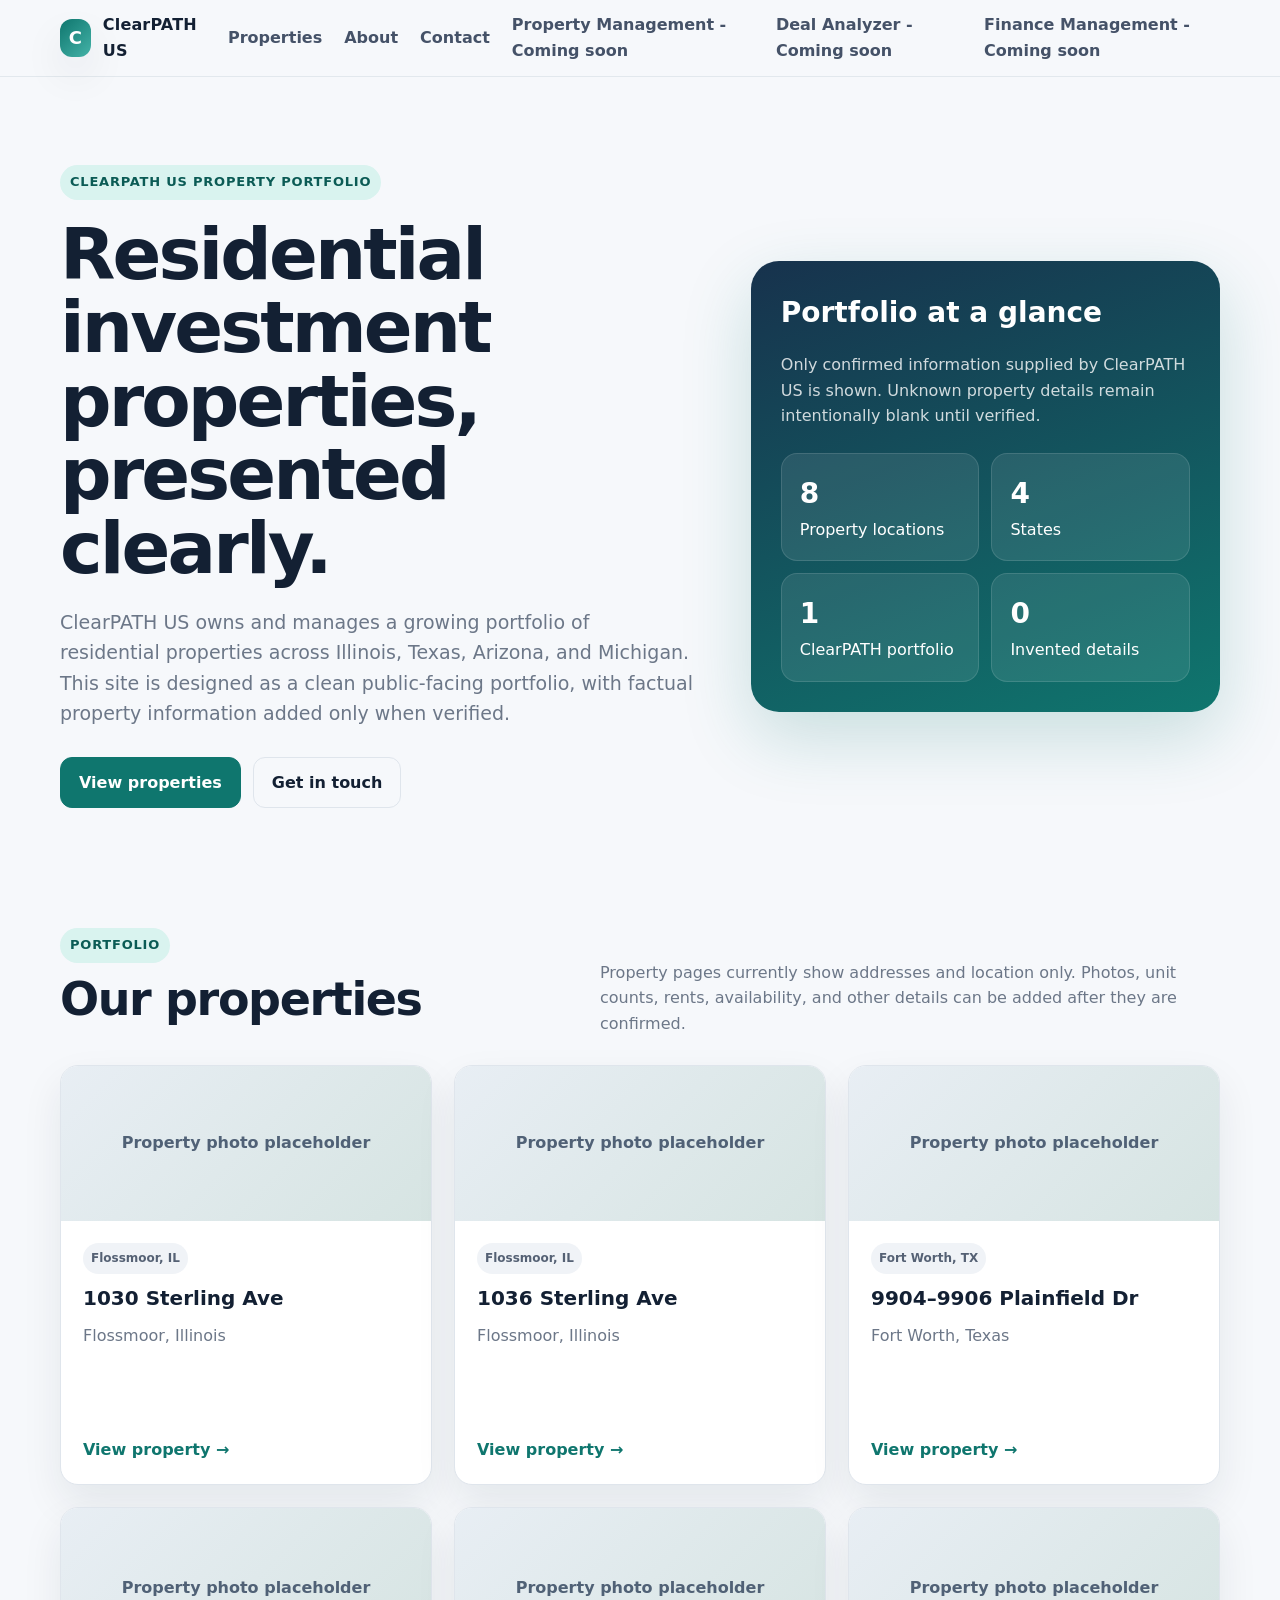
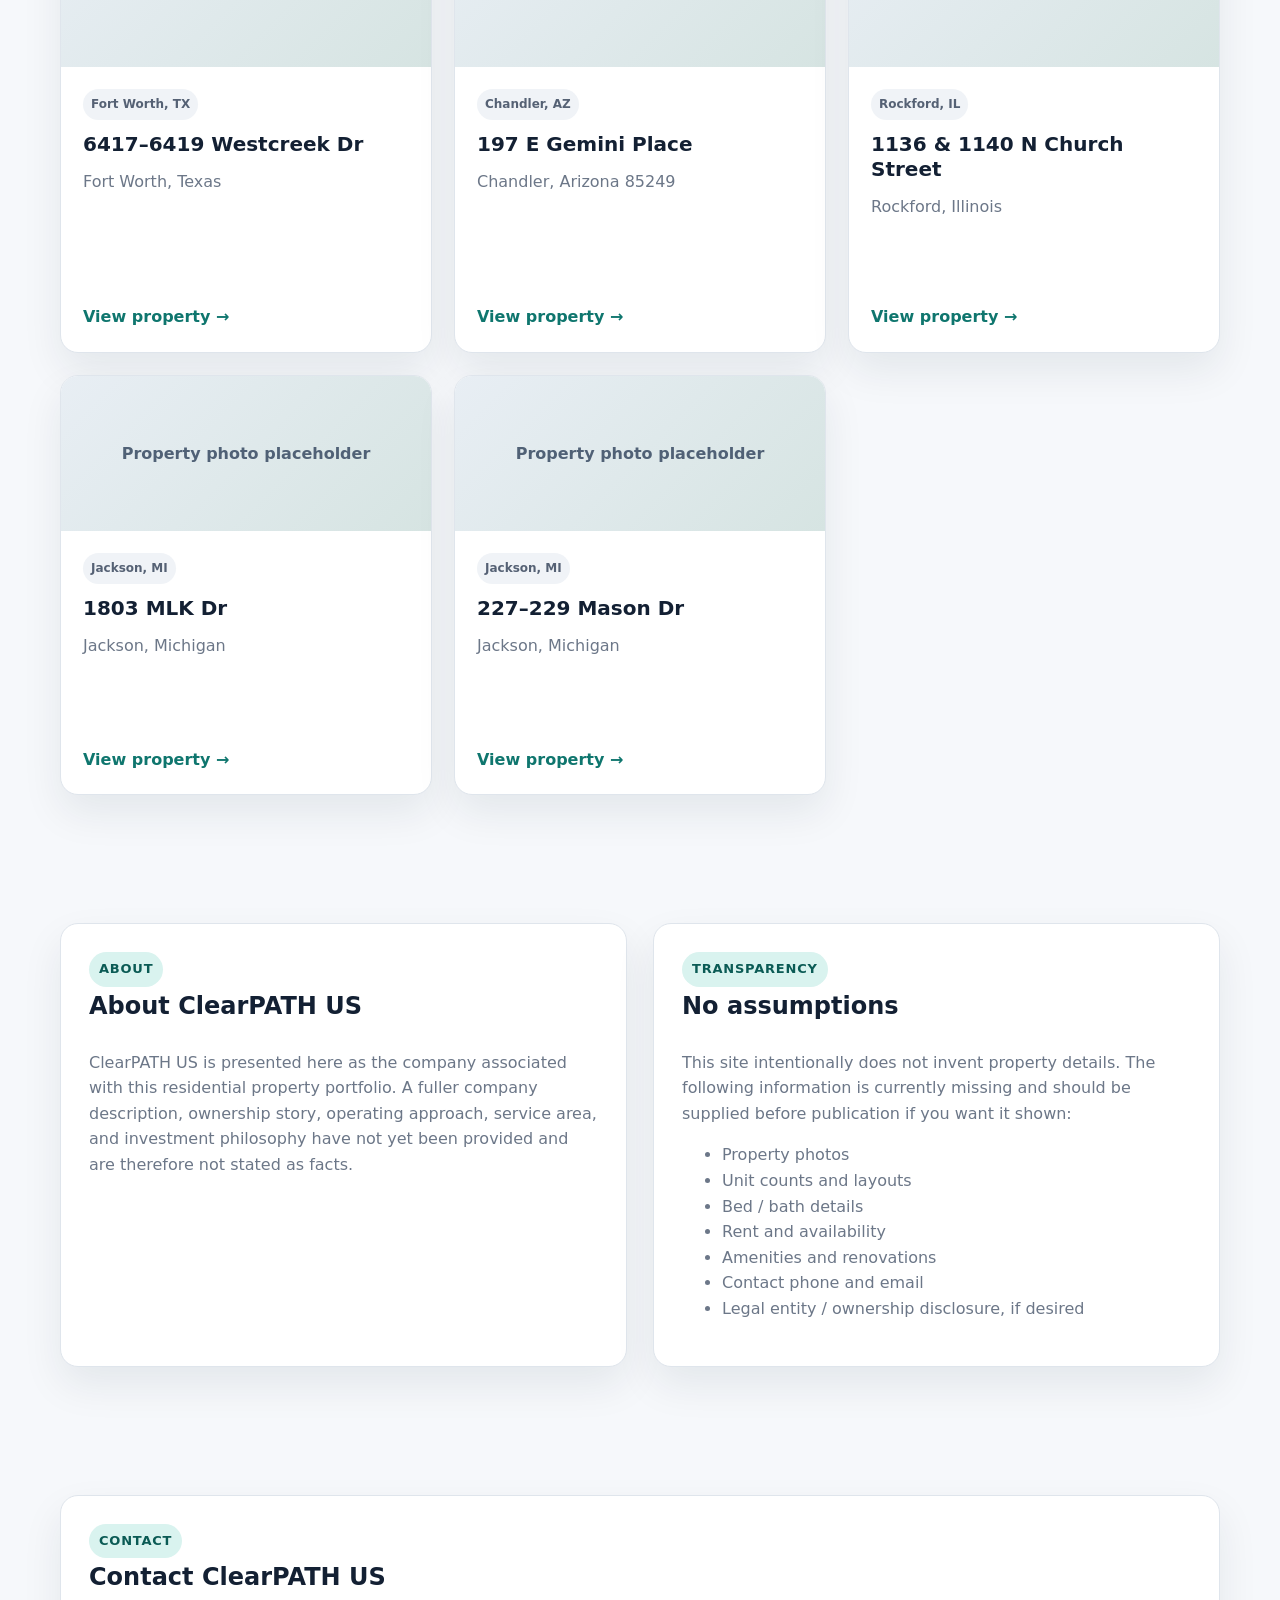
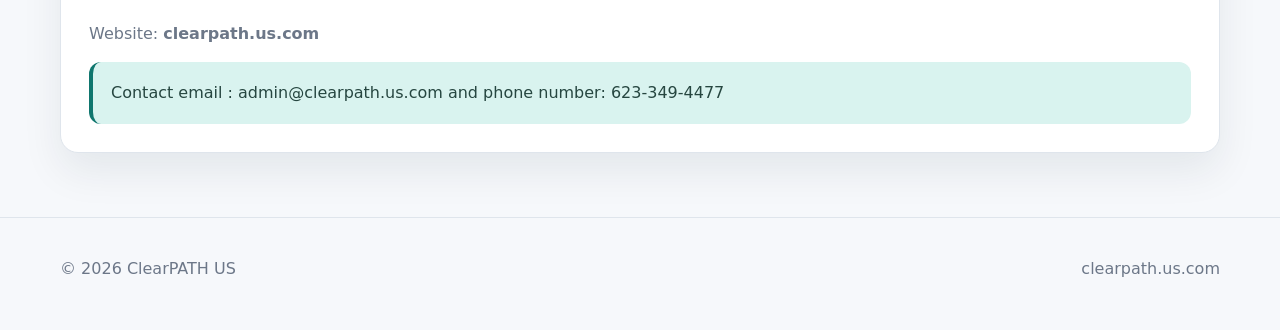
<file: index.html>
<!doctype html>
<html lang="en">
<head>
  <meta charset="utf-8">
  <meta name="viewport" content="width=device-width,initial-scale=1">
  <meta name="description" content="ClearPATH US property portfolio across Illinois, Texas, Arizona, and Michigan.">
  <title>ClearPATH US | Property Portfolio</title>
  <link rel="stylesheet" href="styles.css">
</head>
<body>
<header class="site-header">
  <div class="container nav">
    <a class="logo" href="index.html"><span class="logo-mark">C</span><span>ClearPATH US</span></a>
    <nav class="nav-links">
      <a href="#portfolio">Properties</a>
      <a href="#about">About</a>
      <a href="#contact">Contact</a>
      <a href="#contact">Property Management - Coming soon</a>
      <a href="#contact">Deal Analyzer - Coming soon</a>
      <a href="#contact">Finance Management - Coming soon</a>
    </nav>
  </div>
</header>
<main>
  <section class="hero">
    <div class="container hero-grid">
      <div>
        <span class="eyebrow">ClearPATH US Property Portfolio</span>
        <h1>Residential investment properties, presented clearly.</h1>
        <p>ClearPATH US owns and manages a growing portfolio of residential properties across Illinois, Texas, Arizona, and Michigan. This site is designed as a clean public-facing portfolio, with factual property information added only when verified.</p>
        <div class="hero-actions">
          <a class="btn" href="#portfolio">View properties</a>
          <a class="btn secondary" href="#contact">Get in touch</a>
        </div>
      </div>
      <aside class="hero-card">
        <h3>Portfolio at a glance</h3>
        <p>Only confirmed information supplied by ClearPATH US is shown. Unknown property details remain intentionally blank until verified.</p>
        <div class="stat-grid">
          <div class="stat"><strong>8</strong><span>Property locations</span></div>
          <div class="stat"><strong>4</strong><span>States</span></div>
          <div class="stat"><strong>1</strong><span>ClearPATH portfolio</span></div>
          <div class="stat"><strong>0</strong><span>Invented details</span></div>
        </div>
      </aside>
    </div>
  </section>

  <section id="portfolio">
    <div class="container">
      <div class="section-head">
        <div><span class="eyebrow">Portfolio</span><h2>Our properties</h2></div>
        <p>Property pages currently show addresses and location only. Photos, unit counts, rents, availability, and other details can be added after they are confirmed.</p>
      </div>
      <div class="property-grid">
        <article class="property-card"><div class="property-visual">Property photo placeholder</div><div class="body"><div class="tags"><span class="tag">Flossmoor, IL</span></div><h3>1030 Sterling Ave</h3><p>Flossmoor, Illinois</p><a class="card-link" href="properties/1030-sterling-ave.html">View property →</a></div></article>
        <article class="property-card"><div class="property-visual">Property photo placeholder</div><div class="body"><div class="tags"><span class="tag">Flossmoor, IL</span></div><h3>1036 Sterling Ave</h3><p>Flossmoor, Illinois</p><a class="card-link" href="properties/1036-sterling-ave.html">View property →</a></div></article>
        <article class="property-card"><div class="property-visual">Property photo placeholder</div><div class="body"><div class="tags"><span class="tag">Fort Worth, TX</span></div><h3>9904–9906 Plainfield Dr</h3><p>Fort Worth, Texas</p><a class="card-link" href="properties/9904-9906-plainfield-dr.html">View property →</a></div></article>
        <article class="property-card"><div class="property-visual">Property photo placeholder</div><div class="body"><div class="tags"><span class="tag">Fort Worth, TX</span></div><h3>6417–6419 Westcreek Dr</h3><p>Fort Worth, Texas</p><a class="card-link" href="properties/6417-6419-westcreek-dr.html">View property →</a></div></article>
        <article class="property-card"><div class="property-visual">Property photo placeholder</div><div class="body"><div class="tags"><span class="tag">Chandler, AZ</span></div><h3>197 E Gemini Place</h3><p>Chandler, Arizona 85249</p><a class="card-link" href="properties/197-e-gemini-place.html">View property →</a></div></article>
        <article class="property-card"><div class="property-visual">Property photo placeholder</div><div class="body"><div class="tags"><span class="tag">Rockford, IL</span></div><h3>1136 &amp; 1140 N Church Street</h3><p>Rockford, Illinois</p><a class="card-link" href="properties/1136-1140-n-church-st.html">View property →</a></div></article>
        <article class="property-card"><div class="property-visual">Property photo placeholder</div><div class="body"><div class="tags"><span class="tag">Jackson, MI</span></div><h3>1803 MLK Dr</h3><p>Jackson, Michigan</p><a class="card-link" href="properties/1803-mlk-dr.html">View property →</a></div></article>
        <article class="property-card"><div class="property-visual">Property photo placeholder</div><div class="body"><div class="tags"><span class="tag">Jackson, MI</span></div><h3>227–229 Mason Dr</h3><p>Jackson, Michigan</p><a class="card-link" href="properties/227-229-mason-dr.html">View property →</a></div></article>
      </div>
    </div>
  </section>

  <section id="about">
    <div class="container split">
      <div class="panel">
        <span class="eyebrow">About</span>
        <h3>About ClearPATH US</h3>
        <p>ClearPATH US is presented here as the company associated with this residential property portfolio. A fuller company description, ownership story, operating approach, service area, and investment philosophy have not yet been provided and are therefore not stated as facts.</p>
      </div>
      <div class="panel">
        <span class="eyebrow">Transparency</span>
        <h3>No assumptions</h3>
        <p>This site intentionally does not invent property details. The following information is currently missing and should be supplied before publication if you want it shown:</p>
        <ul>
          <li>Property photos</li><li>Unit counts and layouts</li><li>Bed / bath details</li><li>Rent and availability</li><li>Amenities and renovations</li><li>Contact phone and email</li><li>Legal entity / ownership disclosure, if desired</li>
        </ul>
      </div>
    </div>
  </section>

  <section id="contact">
    <div class="container">
      <div class="panel">
        <span class="eyebrow">Contact</span>
        <h3>Contact ClearPATH US</h3>
        <p>Website: <strong>clearpath.us.com</strong></p>
        <div class="notice">Contact email : admin@clearpath.us.com and phone number: 623-349-4477 </div>
      </div>
    </div>
  </section>
</main>
<footer class="footer"><div class="container footer-grid"><div>© <span data-year></span> ClearPATH US</div><div>clearpath.us.com</div></div></footer>
<script src="script.js"></script>
</body>
</html>
</file>
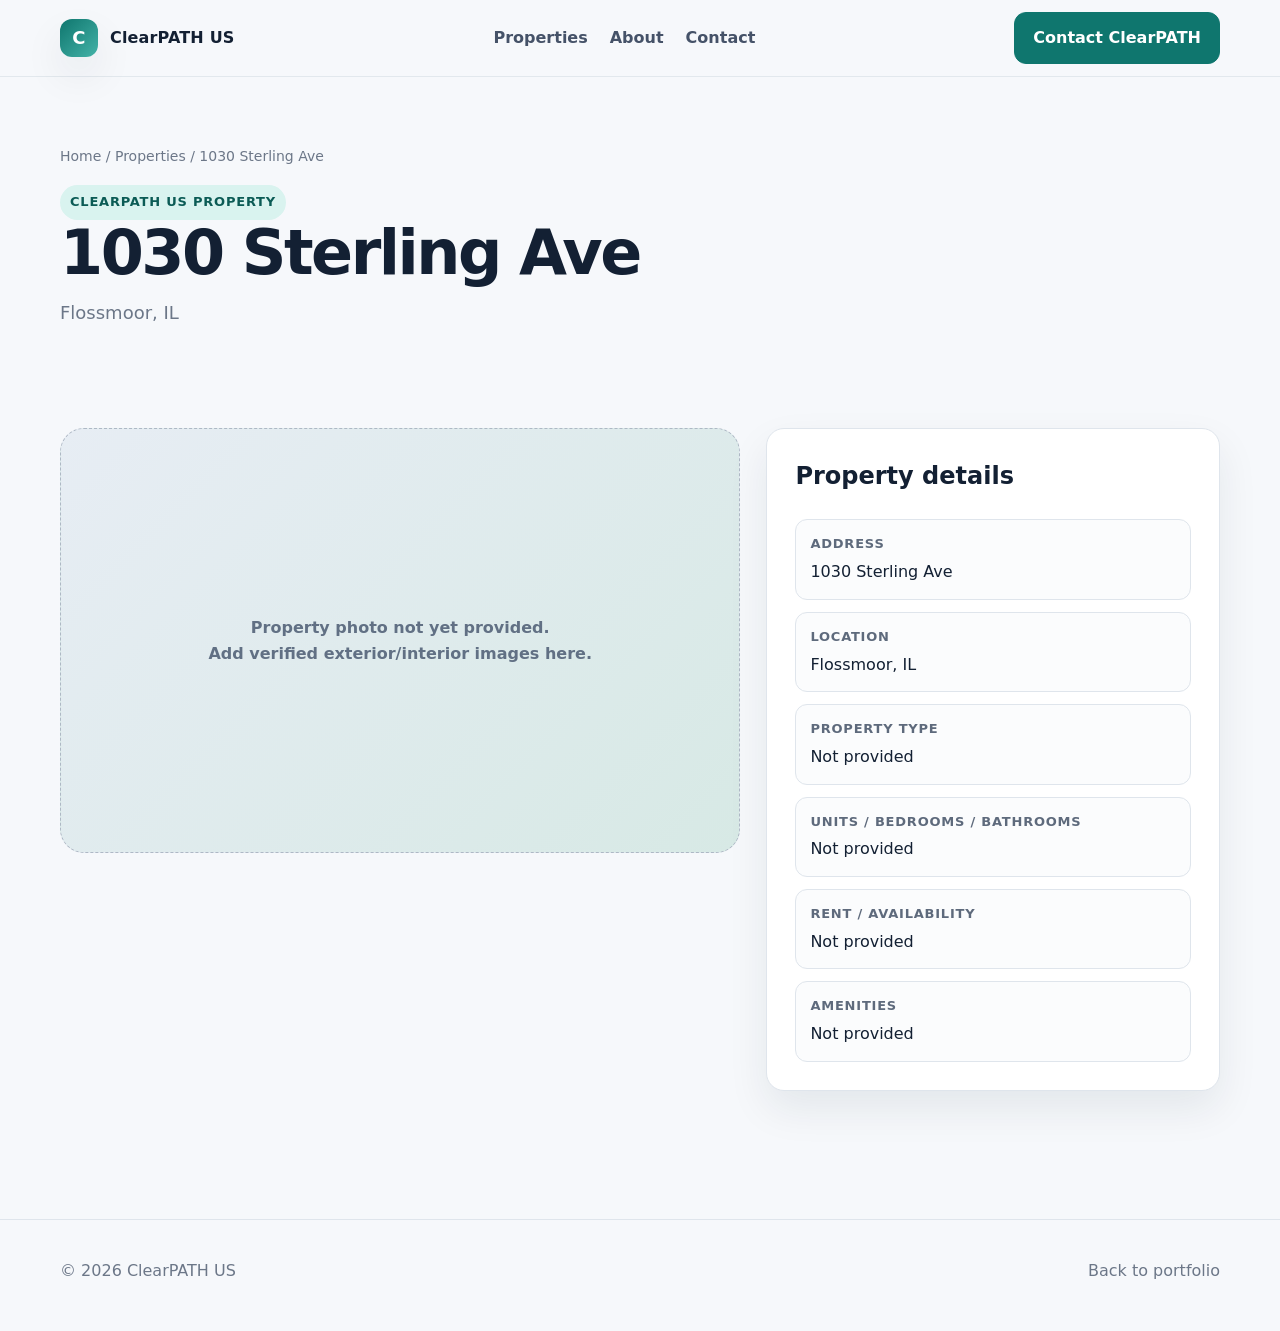
<file: properties/1030-sterling-ave.html>
<!doctype html>
<html lang="en">
<head>
  <meta charset="utf-8"><meta name="viewport" content="width=device-width,initial-scale=1">
  <meta name="description" content="1030 Sterling Ave, Flossmoor, IL — ClearPATH US property portfolio.">
  <title>1030 Sterling Ave | ClearPATH US</title>
  <link rel="stylesheet" href="../styles.css">
</head>
<body>
<header class="site-header"><div class="container nav"><a class="logo" href="../index.html"><span class="logo-mark">C</span><span>ClearPATH US</span></a><nav class="nav-links"><a href="../index.html#portfolio">Properties</a><a href="../index.html#about">About</a><a href="../index.html#contact">Contact</a></nav><a class="btn" href="../index.html#contact">Contact ClearPATH</a></div></header>
<main>
  <section class="property-hero"><div class="container"><div class="breadcrumb"><a href="../index.html">Home</a> / <a href="../index.html#portfolio">Properties</a> / 1030 Sterling Ave</div><span class="eyebrow">ClearPATH US Property</span><h1 class="property-title">1030 Sterling Ave</h1><div class="property-meta">Flossmoor, IL</div></div></section>
  <section><div class="container property-layout">
    <div class="placeholder-photo">Property photo not yet provided.<br>Add verified exterior/interior images here.</div>
    <aside class="panel"><h3>Property details</h3><div class="detail-list">
      <div class="detail"><strong>Address</strong>1030 Sterling Ave</div>
      <div class="detail"><strong>Location</strong>Flossmoor, IL</div>
      <div class="detail"><strong>Property type</strong>Not provided</div>
      <div class="detail"><strong>Units / bedrooms / bathrooms</strong>Not provided</div>
      <div class="detail"><strong>Rent / availability</strong>Not provided</div>
      <div class="detail"><strong>Amenities</strong>Not provided</div>
    </div></aside>
  </div></section>
</main>
<footer class="footer"><div class="container footer-grid"><div>© <span data-year></span> ClearPATH US</div><div><a href="../index.html">Back to portfolio</a></div></div></footer>
<script src="../script.js"></script>
</body></html>
</file>
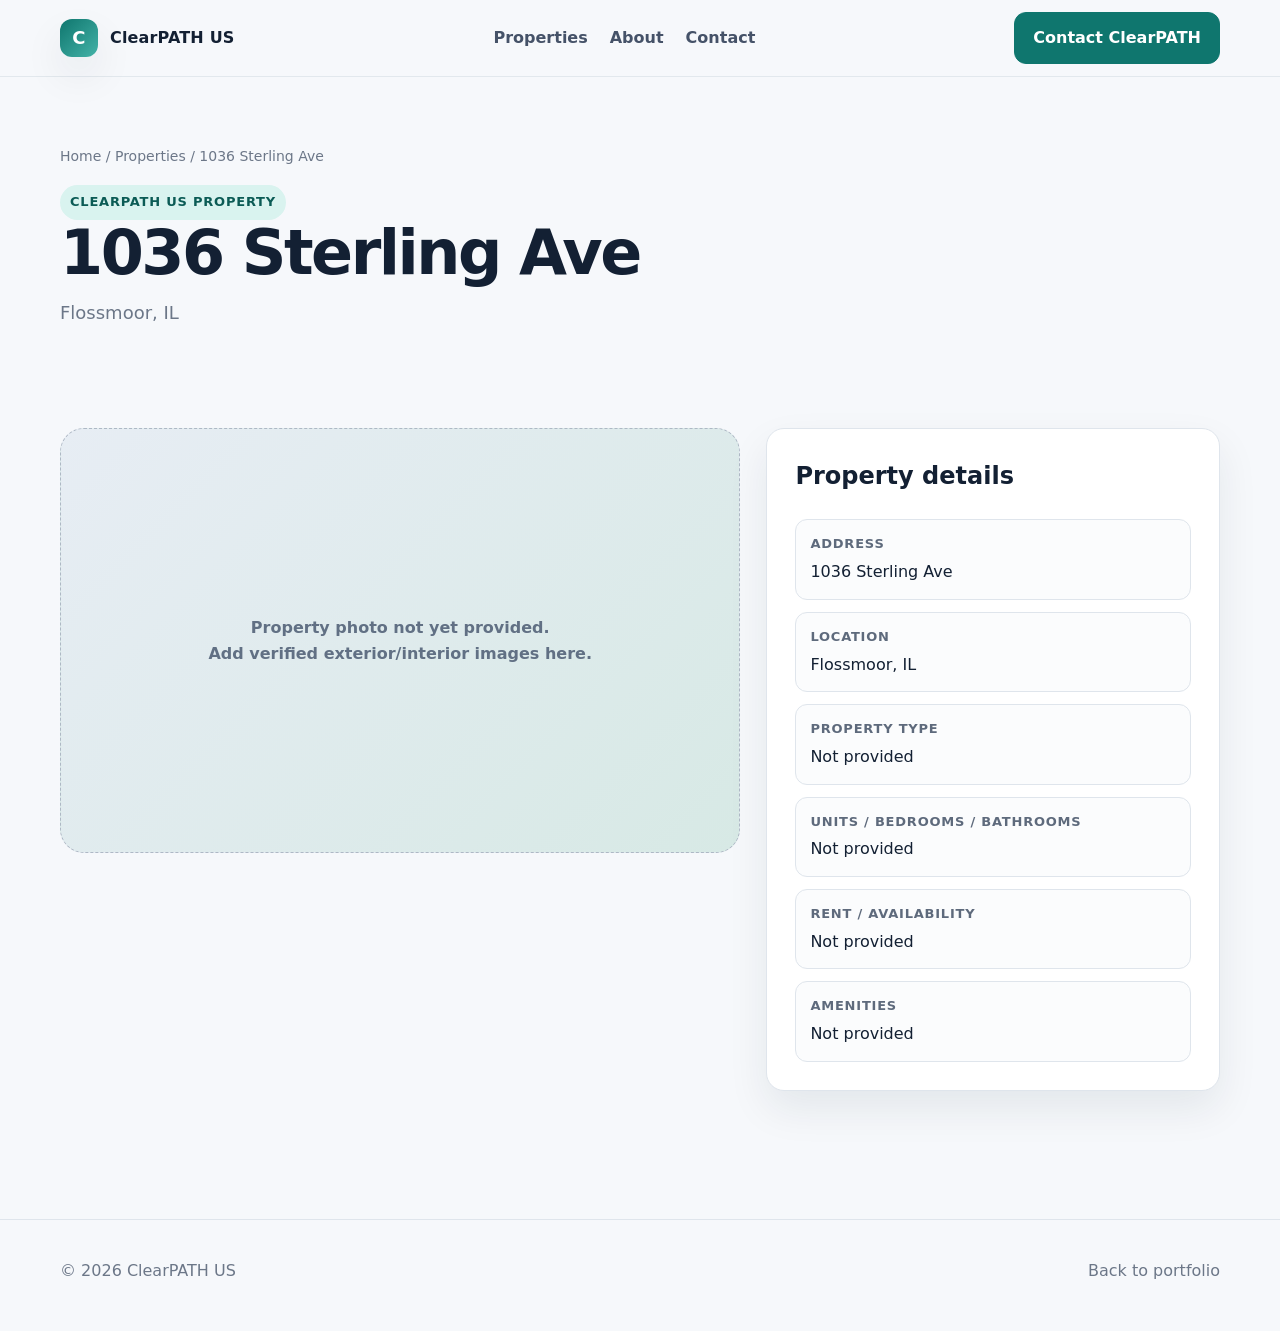
<file: properties/1036-sterling-ave.html>
<!doctype html>
<html lang="en">
<head>
  <meta charset="utf-8"><meta name="viewport" content="width=device-width,initial-scale=1">
  <meta name="description" content="1036 Sterling Ave, Flossmoor, IL — ClearPATH US property portfolio.">
  <title>1036 Sterling Ave | ClearPATH US</title>
  <link rel="stylesheet" href="../styles.css">
</head>
<body>
<header class="site-header"><div class="container nav"><a class="logo" href="../index.html"><span class="logo-mark">C</span><span>ClearPATH US</span></a><nav class="nav-links"><a href="../index.html#portfolio">Properties</a><a href="../index.html#about">About</a><a href="../index.html#contact">Contact</a></nav><a class="btn" href="../index.html#contact">Contact ClearPATH</a></div></header>
<main>
  <section class="property-hero"><div class="container"><div class="breadcrumb"><a href="../index.html">Home</a> / <a href="../index.html#portfolio">Properties</a> / 1036 Sterling Ave</div><span class="eyebrow">ClearPATH US Property</span><h1 class="property-title">1036 Sterling Ave</h1><div class="property-meta">Flossmoor, IL</div></div></section>
  <section><div class="container property-layout">
    <div class="placeholder-photo">Property photo not yet provided.<br>Add verified exterior/interior images here.</div>
    <aside class="panel"><h3>Property details</h3><div class="detail-list">
      <div class="detail"><strong>Address</strong>1036 Sterling Ave</div>
      <div class="detail"><strong>Location</strong>Flossmoor, IL</div>
      <div class="detail"><strong>Property type</strong>Not provided</div>
      <div class="detail"><strong>Units / bedrooms / bathrooms</strong>Not provided</div>
      <div class="detail"><strong>Rent / availability</strong>Not provided</div>
      <div class="detail"><strong>Amenities</strong>Not provided</div>
    </div></aside>
  </div></section>
</main>
<footer class="footer"><div class="container footer-grid"><div>© <span data-year></span> ClearPATH US</div><div><a href="../index.html">Back to portfolio</a></div></div></footer>
<script src="../script.js"></script>
</body></html>
</file>
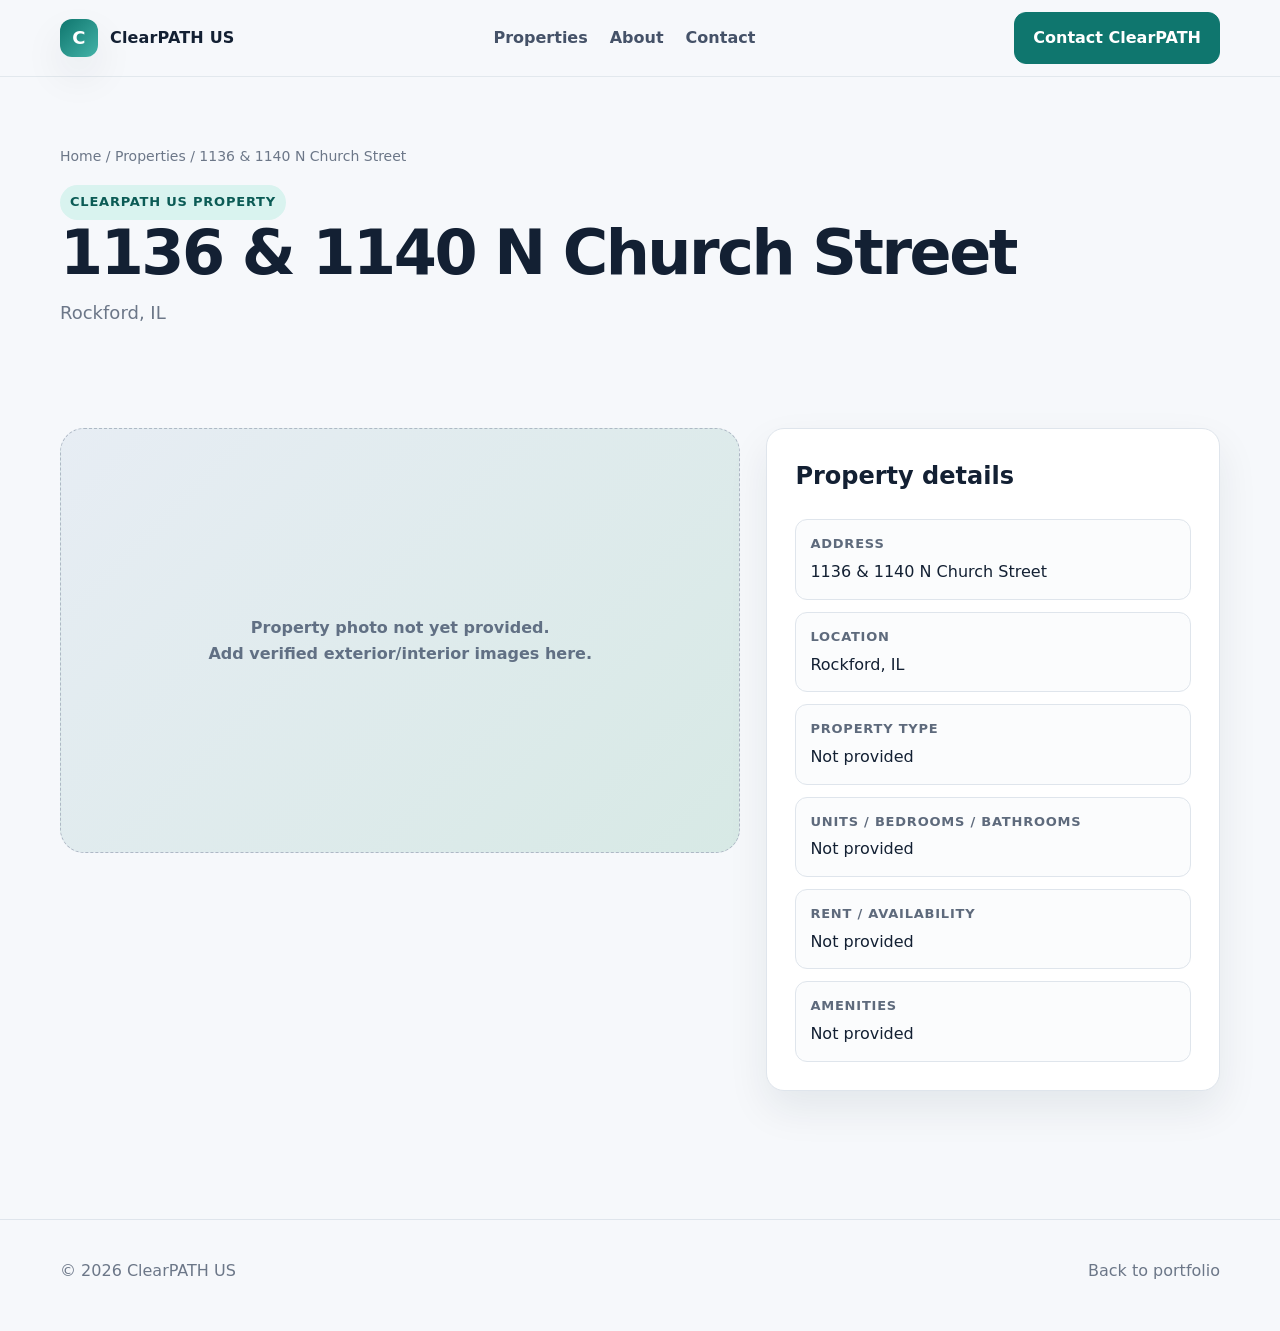
<file: properties/1136-1140-n-church-st.html>
<!doctype html>
<html lang="en">
<head>
  <meta charset="utf-8"><meta name="viewport" content="width=device-width,initial-scale=1">
  <meta name="description" content="1136 & 1140 N Church Street, Rockford, IL — ClearPATH US property portfolio.">
  <title>1136 & 1140 N Church Street | ClearPATH US</title>
  <link rel="stylesheet" href="../styles.css">
</head>
<body>
<header class="site-header"><div class="container nav"><a class="logo" href="../index.html"><span class="logo-mark">C</span><span>ClearPATH US</span></a><nav class="nav-links"><a href="../index.html#portfolio">Properties</a><a href="../index.html#about">About</a><a href="../index.html#contact">Contact</a></nav><a class="btn" href="../index.html#contact">Contact ClearPATH</a></div></header>
<main>
  <section class="property-hero"><div class="container"><div class="breadcrumb"><a href="../index.html">Home</a> / <a href="../index.html#portfolio">Properties</a> / 1136 & 1140 N Church Street</div><span class="eyebrow">ClearPATH US Property</span><h1 class="property-title">1136 & 1140 N Church Street</h1><div class="property-meta">Rockford, IL</div></div></section>
  <section><div class="container property-layout">
    <div class="placeholder-photo">Property photo not yet provided.<br>Add verified exterior/interior images here.</div>
    <aside class="panel"><h3>Property details</h3><div class="detail-list">
      <div class="detail"><strong>Address</strong>1136 & 1140 N Church Street</div>
      <div class="detail"><strong>Location</strong>Rockford, IL</div>
      <div class="detail"><strong>Property type</strong>Not provided</div>
      <div class="detail"><strong>Units / bedrooms / bathrooms</strong>Not provided</div>
      <div class="detail"><strong>Rent / availability</strong>Not provided</div>
      <div class="detail"><strong>Amenities</strong>Not provided</div>
    </div></aside>
  </div></section>
</main>
<footer class="footer"><div class="container footer-grid"><div>© <span data-year></span> ClearPATH US</div><div><a href="../index.html">Back to portfolio</a></div></div></footer>
<script src="../script.js"></script>
</body></html>
</file>
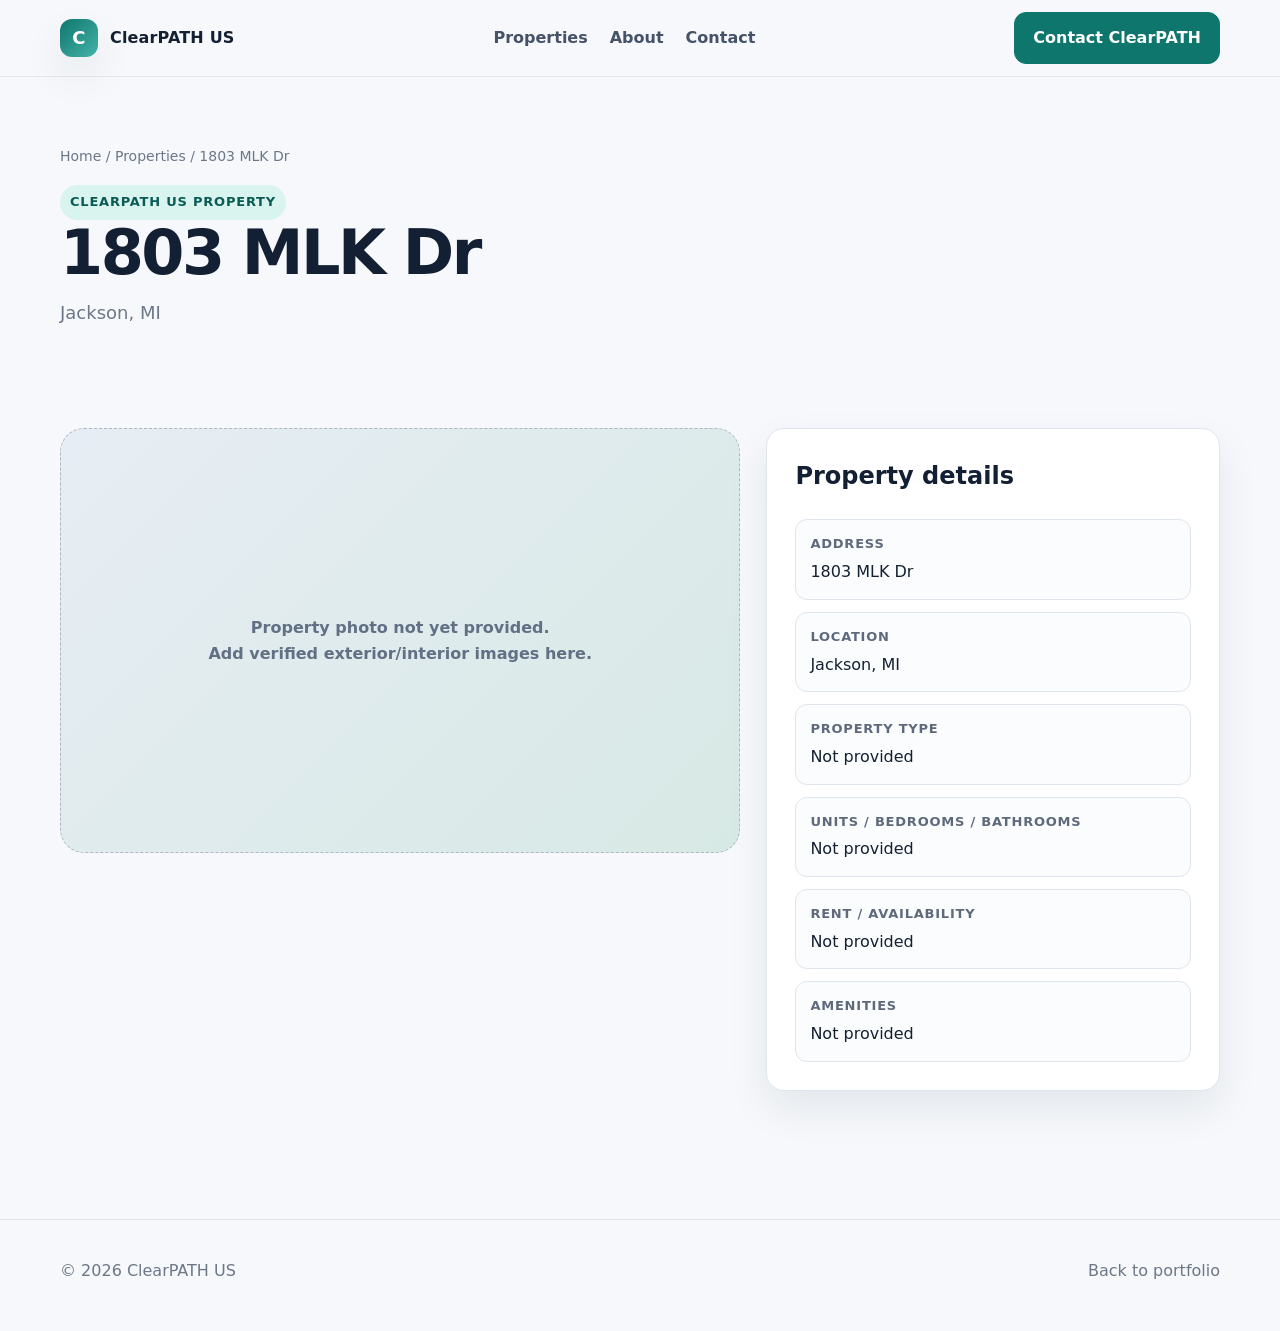
<file: properties/1803-mlk-dr.html>
<!doctype html>
<html lang="en">
<head>
  <meta charset="utf-8"><meta name="viewport" content="width=device-width,initial-scale=1">
  <meta name="description" content="1803 MLK Dr, Jackson, MI — ClearPATH US property portfolio.">
  <title>1803 MLK Dr | ClearPATH US</title>
  <link rel="stylesheet" href="../styles.css">
</head>
<body>
<header class="site-header"><div class="container nav"><a class="logo" href="../index.html"><span class="logo-mark">C</span><span>ClearPATH US</span></a><nav class="nav-links"><a href="../index.html#portfolio">Properties</a><a href="../index.html#about">About</a><a href="../index.html#contact">Contact</a></nav><a class="btn" href="../index.html#contact">Contact ClearPATH</a></div></header>
<main>
  <section class="property-hero"><div class="container"><div class="breadcrumb"><a href="../index.html">Home</a> / <a href="../index.html#portfolio">Properties</a> / 1803 MLK Dr</div><span class="eyebrow">ClearPATH US Property</span><h1 class="property-title">1803 MLK Dr</h1><div class="property-meta">Jackson, MI</div></div></section>
  <section><div class="container property-layout">
    <div class="placeholder-photo">Property photo not yet provided.<br>Add verified exterior/interior images here.</div>
    <aside class="panel"><h3>Property details</h3><div class="detail-list">
      <div class="detail"><strong>Address</strong>1803 MLK Dr</div>
      <div class="detail"><strong>Location</strong>Jackson, MI</div>
      <div class="detail"><strong>Property type</strong>Not provided</div>
      <div class="detail"><strong>Units / bedrooms / bathrooms</strong>Not provided</div>
      <div class="detail"><strong>Rent / availability</strong>Not provided</div>
      <div class="detail"><strong>Amenities</strong>Not provided</div>
    </div></aside>
  </div></section>
</main>
<footer class="footer"><div class="container footer-grid"><div>© <span data-year></span> ClearPATH US</div><div><a href="../index.html">Back to portfolio</a></div></div></footer>
<script src="../script.js"></script>
</body></html>
</file>
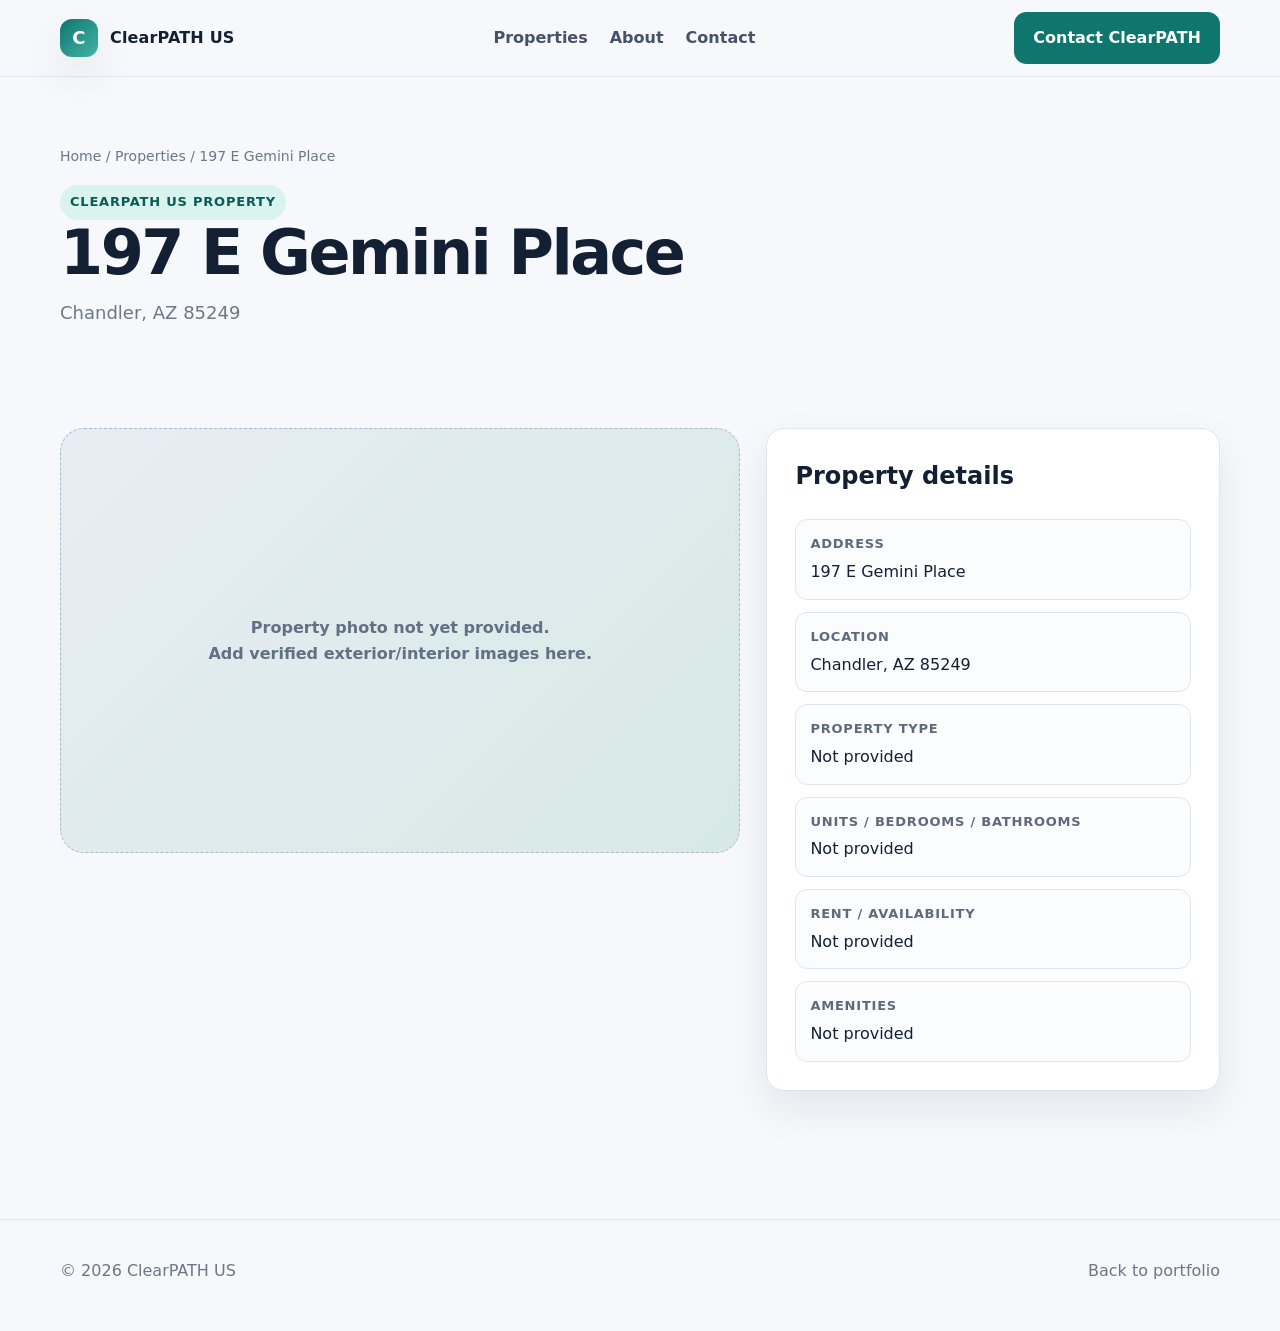
<file: properties/197-e-gemini-place.html>
<!doctype html>
<html lang="en">
<head>
  <meta charset="utf-8"><meta name="viewport" content="width=device-width,initial-scale=1">
  <meta name="description" content="197 E Gemini Place, Chandler, AZ — ClearPATH US property portfolio.">
  <title>197 E Gemini Place | ClearPATH US</title>
  <link rel="stylesheet" href="../styles.css">
</head>
<body>
<header class="site-header"><div class="container nav"><a class="logo" href="../index.html"><span class="logo-mark">C</span><span>ClearPATH US</span></a><nav class="nav-links"><a href="../index.html#portfolio">Properties</a><a href="../index.html#about">About</a><a href="../index.html#contact">Contact</a></nav><a class="btn" href="../index.html#contact">Contact ClearPATH</a></div></header>
<main>
  <section class="property-hero"><div class="container"><div class="breadcrumb"><a href="../index.html">Home</a> / <a href="../index.html#portfolio">Properties</a> / 197 E Gemini Place</div><span class="eyebrow">ClearPATH US Property</span><h1 class="property-title">197 E Gemini Place</h1><div class="property-meta">Chandler, AZ 85249</div></div></section>
  <section><div class="container property-layout">
    <div class="placeholder-photo">Property photo not yet provided.<br>Add verified exterior/interior images here.</div>
    <aside class="panel"><h3>Property details</h3><div class="detail-list">
      <div class="detail"><strong>Address</strong>197 E Gemini Place</div>
      <div class="detail"><strong>Location</strong>Chandler, AZ 85249</div>
      <div class="detail"><strong>Property type</strong>Not provided</div>
      <div class="detail"><strong>Units / bedrooms / bathrooms</strong>Not provided</div>
      <div class="detail"><strong>Rent / availability</strong>Not provided</div>
      <div class="detail"><strong>Amenities</strong>Not provided</div>
    </div></aside>
  </div></section>
</main>
<footer class="footer"><div class="container footer-grid"><div>© <span data-year></span> ClearPATH US</div><div><a href="../index.html">Back to portfolio</a></div></div></footer>
<script src="../script.js"></script>
</body></html>
</file>
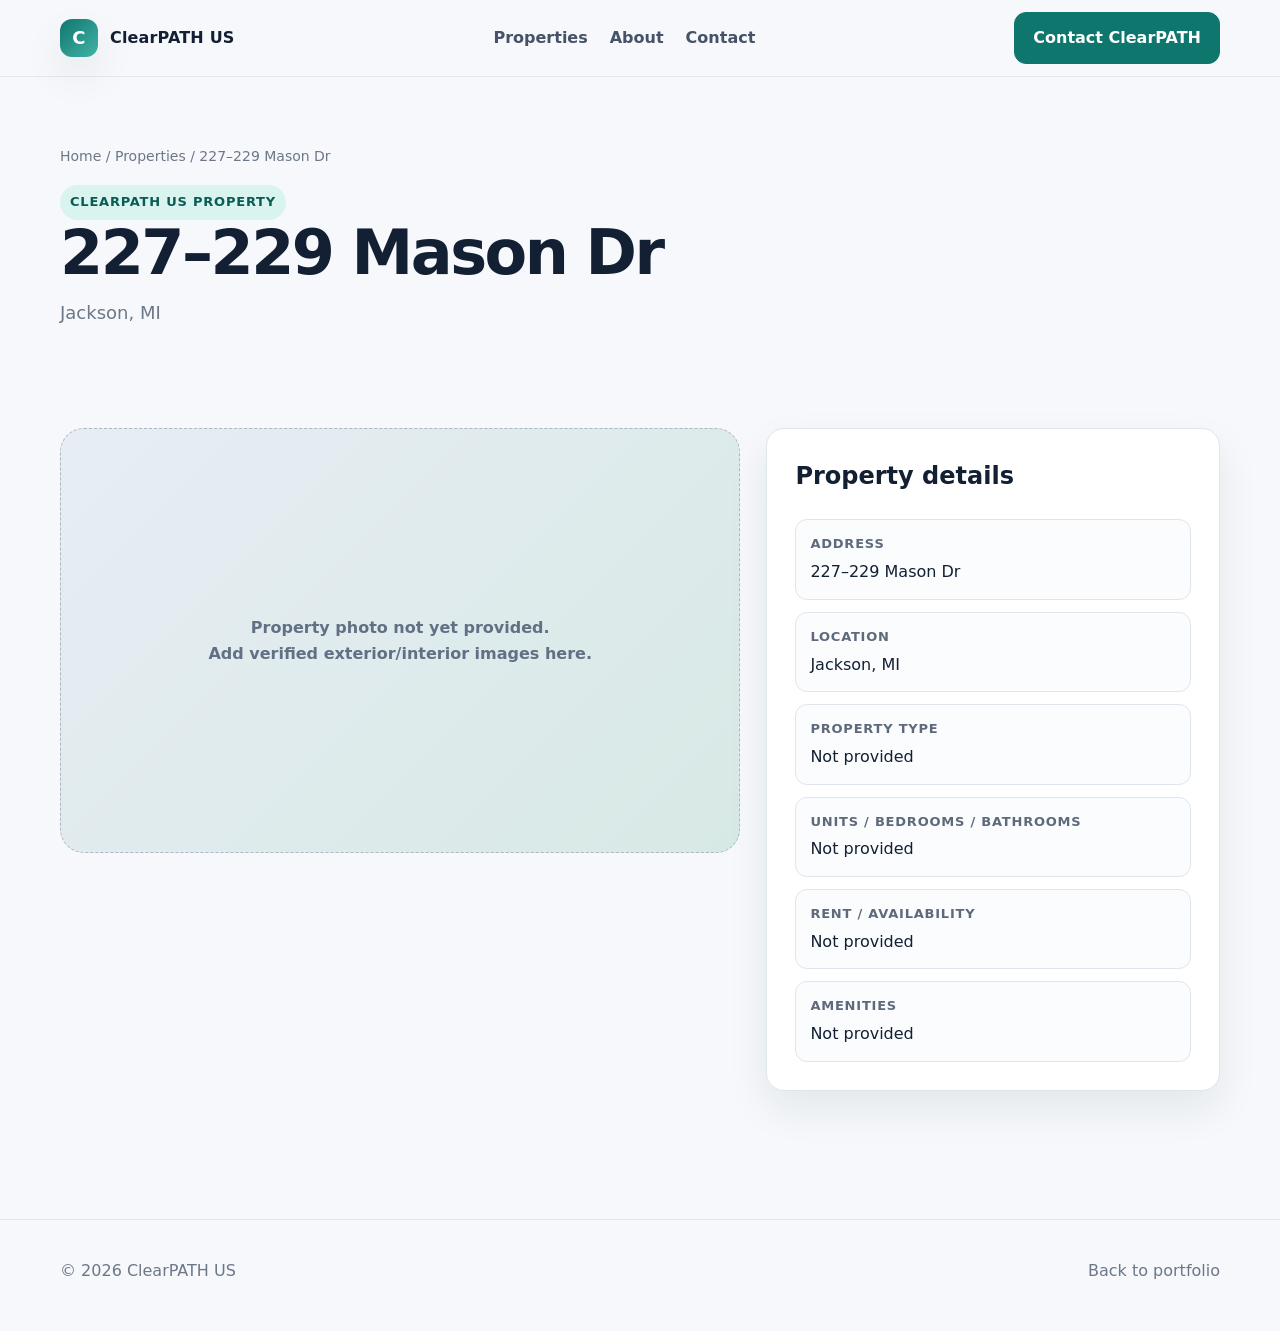
<file: properties/227-229-mason-dr.html>
<!doctype html>
<html lang="en">
<head>
  <meta charset="utf-8"><meta name="viewport" content="width=device-width,initial-scale=1">
  <meta name="description" content="227–229 Mason Dr, Jackson, MI — ClearPATH US property portfolio.">
  <title>227–229 Mason Dr | ClearPATH US</title>
  <link rel="stylesheet" href="../styles.css">
</head>
<body>
<header class="site-header"><div class="container nav"><a class="logo" href="../index.html"><span class="logo-mark">C</span><span>ClearPATH US</span></a><nav class="nav-links"><a href="../index.html#portfolio">Properties</a><a href="../index.html#about">About</a><a href="../index.html#contact">Contact</a></nav><a class="btn" href="../index.html#contact">Contact ClearPATH</a></div></header>
<main>
  <section class="property-hero"><div class="container"><div class="breadcrumb"><a href="../index.html">Home</a> / <a href="../index.html#portfolio">Properties</a> / 227–229 Mason Dr</div><span class="eyebrow">ClearPATH US Property</span><h1 class="property-title">227–229 Mason Dr</h1><div class="property-meta">Jackson, MI</div></div></section>
  <section><div class="container property-layout">
    <div class="placeholder-photo">Property photo not yet provided.<br>Add verified exterior/interior images here.</div>
    <aside class="panel"><h3>Property details</h3><div class="detail-list">
      <div class="detail"><strong>Address</strong>227–229 Mason Dr</div>
      <div class="detail"><strong>Location</strong>Jackson, MI</div>
      <div class="detail"><strong>Property type</strong>Not provided</div>
      <div class="detail"><strong>Units / bedrooms / bathrooms</strong>Not provided</div>
      <div class="detail"><strong>Rent / availability</strong>Not provided</div>
      <div class="detail"><strong>Amenities</strong>Not provided</div>
    </div></aside>
  </div></section>
</main>
<footer class="footer"><div class="container footer-grid"><div>© <span data-year></span> ClearPATH US</div><div><a href="../index.html">Back to portfolio</a></div></div></footer>
<script src="../script.js"></script>
</body></html>
</file>
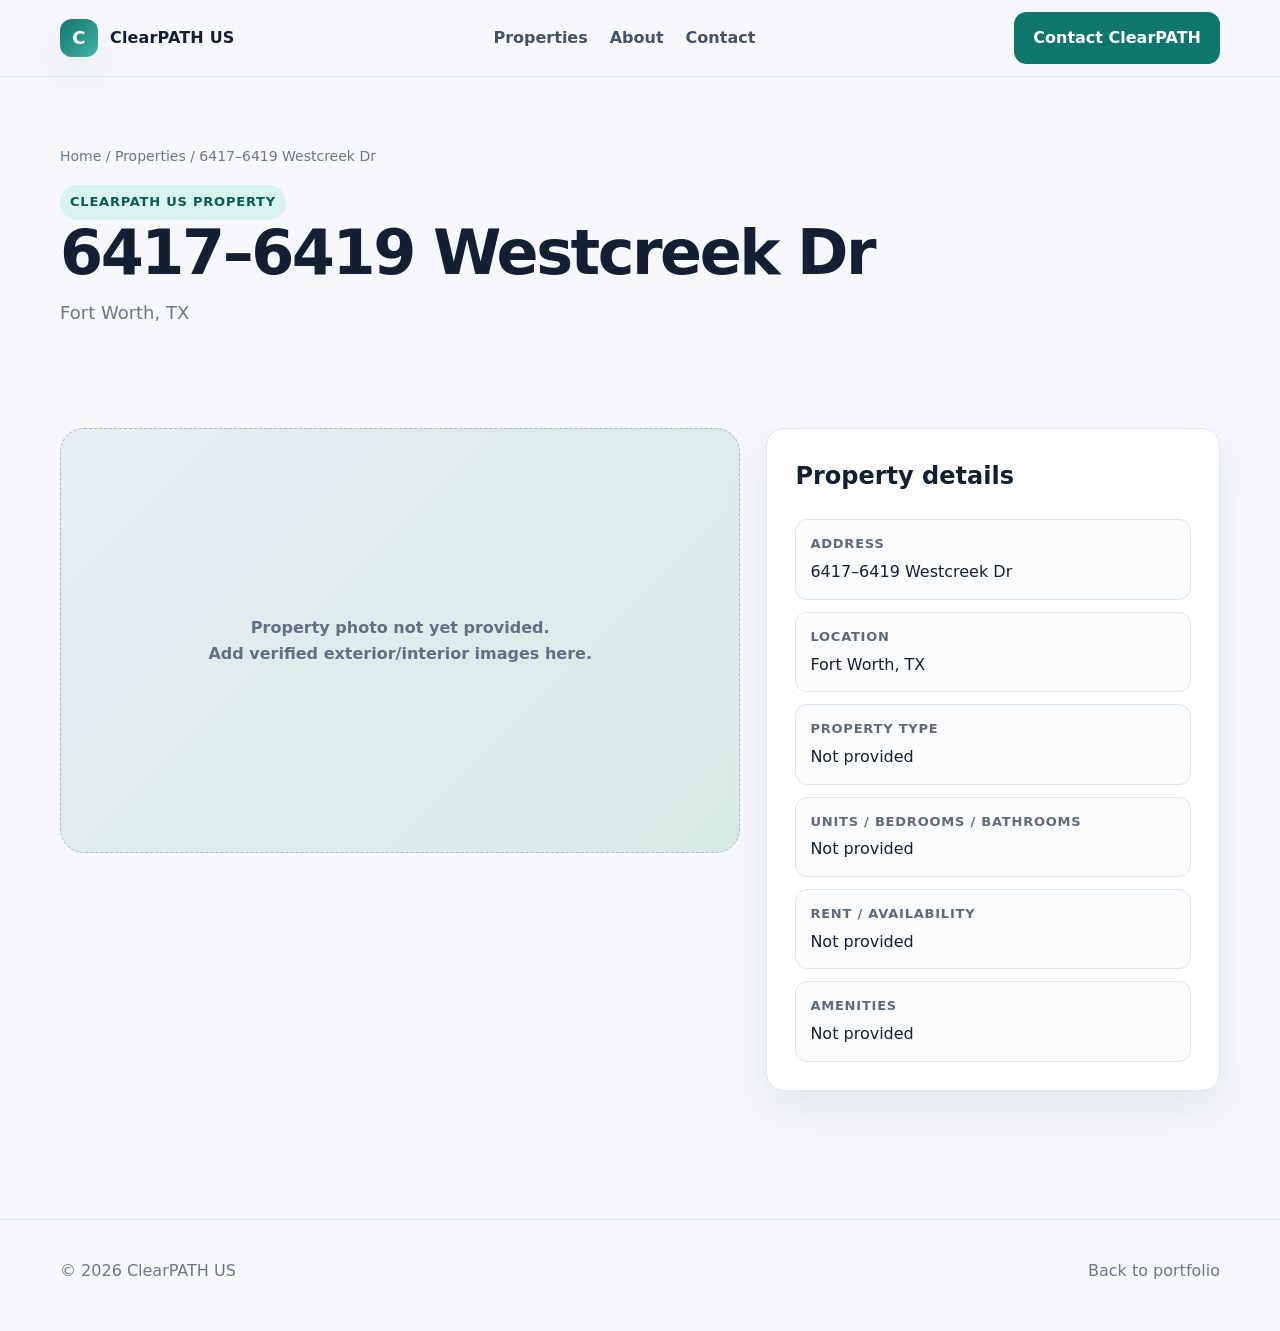
<file: properties/6417-6419-westcreek-dr.html>
<!doctype html>
<html lang="en">
<head>
  <meta charset="utf-8"><meta name="viewport" content="width=device-width,initial-scale=1">
  <meta name="description" content="6417–6419 Westcreek Dr, Fort Worth, TX — ClearPATH US property portfolio.">
  <title>6417–6419 Westcreek Dr | ClearPATH US</title>
  <link rel="stylesheet" href="../styles.css">
</head>
<body>
<header class="site-header"><div class="container nav"><a class="logo" href="../index.html"><span class="logo-mark">C</span><span>ClearPATH US</span></a><nav class="nav-links"><a href="../index.html#portfolio">Properties</a><a href="../index.html#about">About</a><a href="../index.html#contact">Contact</a></nav><a class="btn" href="../index.html#contact">Contact ClearPATH</a></div></header>
<main>
  <section class="property-hero"><div class="container"><div class="breadcrumb"><a href="../index.html">Home</a> / <a href="../index.html#portfolio">Properties</a> / 6417–6419 Westcreek Dr</div><span class="eyebrow">ClearPATH US Property</span><h1 class="property-title">6417–6419 Westcreek Dr</h1><div class="property-meta">Fort Worth, TX</div></div></section>
  <section><div class="container property-layout">
    <div class="placeholder-photo">Property photo not yet provided.<br>Add verified exterior/interior images here.</div>
    <aside class="panel"><h3>Property details</h3><div class="detail-list">
      <div class="detail"><strong>Address</strong>6417–6419 Westcreek Dr</div>
      <div class="detail"><strong>Location</strong>Fort Worth, TX</div>
      <div class="detail"><strong>Property type</strong>Not provided</div>
      <div class="detail"><strong>Units / bedrooms / bathrooms</strong>Not provided</div>
      <div class="detail"><strong>Rent / availability</strong>Not provided</div>
      <div class="detail"><strong>Amenities</strong>Not provided</div>
    </div></aside>
  </div></section>
</main>
<footer class="footer"><div class="container footer-grid"><div>© <span data-year></span> ClearPATH US</div><div><a href="../index.html">Back to portfolio</a></div></div></footer>
<script src="../script.js"></script>
</body></html>
</file>
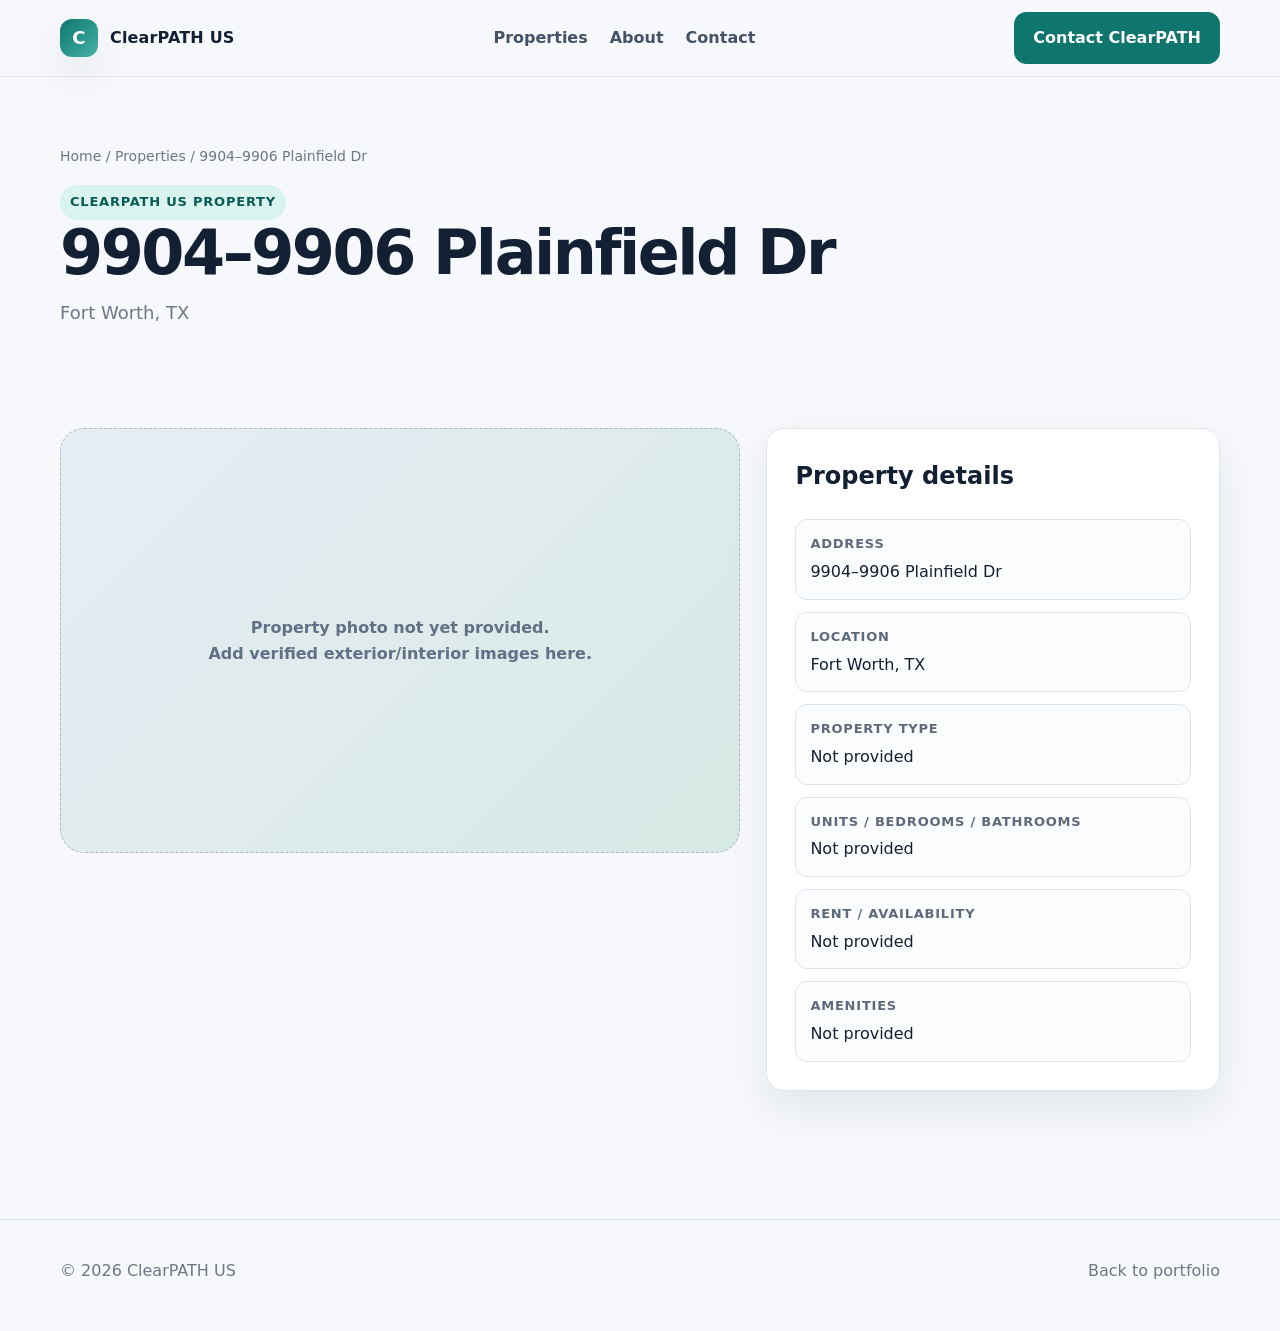
<file: properties/9904-9906-plainfield-dr.html>
<!doctype html>
<html lang="en">
<head>
  <meta charset="utf-8"><meta name="viewport" content="width=device-width,initial-scale=1">
  <meta name="description" content="9904–9906 Plainfield Dr, Fort Worth, TX — ClearPATH US property portfolio.">
  <title>9904–9906 Plainfield Dr | ClearPATH US</title>
  <link rel="stylesheet" href="../styles.css">
</head>
<body>
<header class="site-header"><div class="container nav"><a class="logo" href="../index.html"><span class="logo-mark">C</span><span>ClearPATH US</span></a><nav class="nav-links"><a href="../index.html#portfolio">Properties</a><a href="../index.html#about">About</a><a href="../index.html#contact">Contact</a></nav><a class="btn" href="../index.html#contact">Contact ClearPATH</a></div></header>
<main>
  <section class="property-hero"><div class="container"><div class="breadcrumb"><a href="../index.html">Home</a> / <a href="../index.html#portfolio">Properties</a> / 9904–9906 Plainfield Dr</div><span class="eyebrow">ClearPATH US Property</span><h1 class="property-title">9904–9906 Plainfield Dr</h1><div class="property-meta">Fort Worth, TX</div></div></section>
  <section><div class="container property-layout">
    <div class="placeholder-photo">Property photo not yet provided.<br>Add verified exterior/interior images here.</div>
    <aside class="panel"><h3>Property details</h3><div class="detail-list">
      <div class="detail"><strong>Address</strong>9904–9906 Plainfield Dr</div>
      <div class="detail"><strong>Location</strong>Fort Worth, TX</div>
      <div class="detail"><strong>Property type</strong>Not provided</div>
      <div class="detail"><strong>Units / bedrooms / bathrooms</strong>Not provided</div>
      <div class="detail"><strong>Rent / availability</strong>Not provided</div>
      <div class="detail"><strong>Amenities</strong>Not provided</div>
    </div></aside>
  </div></section>
</main>
<footer class="footer"><div class="container footer-grid"><div>© <span data-year></span> ClearPATH US</div><div><a href="../index.html">Back to portfolio</a></div></div></footer>
<script src="../script.js"></script>
</body></html>
</file>
<file: styles.css>
:root{
  --bg:#f6f8fb;
  --surface:#ffffff;
  --ink:#132033;
  --muted:#6c7788;
  --line:#dfe5ec;
  --brand:#0f766e;
  --brand-dark:#0b5b55;
  --accent:#d9f3ef;
  --shadow:0 18px 40px rgba(19,32,51,.08);
  --radius:18px;
}
*{box-sizing:border-box}
html{scroll-behavior:smooth}
body{margin:0;font-family:Inter,ui-sans-serif,system-ui,-apple-system,BlinkMacSystemFont,"Segoe UI",sans-serif;background:var(--bg);color:var(--ink);line-height:1.6}
a{color:inherit;text-decoration:none}
img{max-width:100%;display:block}
.container{width:min(1160px,calc(100% - 32px));margin:auto}
.site-header{position:sticky;top:0;z-index:10;background:rgba(246,248,251,.92);backdrop-filter:blur(14px);border-bottom:1px solid rgba(223,229,236,.85)}
.nav{display:flex;align-items:center;justify-content:space-between;gap:24px;min-height:76px}
.logo{display:flex;align-items:center;gap:12px;font-weight:800;letter-spacing:.01em}
.logo-mark{width:38px;height:38px;border-radius:12px;background:linear-gradient(135deg,var(--brand),#44b3a8);box-shadow:var(--shadow);display:grid;place-items:center;color:#fff;font-size:18px}
.nav-links{display:flex;gap:22px;align-items:center;color:#455268;font-weight:600}
.nav-links a:hover{color:var(--brand)}
.btn{display:inline-flex;align-items:center;justify-content:center;gap:8px;background:var(--brand);color:#fff;padding:12px 18px;border-radius:12px;font-weight:700;border:1px solid var(--brand);transition:.2s}
.btn:hover{transform:translateY(-1px);background:var(--brand-dark)}
.btn.secondary{background:transparent;color:var(--ink);border-color:var(--line)}
.hero{padding:88px 0 56px}
.hero-grid{display:grid;grid-template-columns:1.15fr .85fr;gap:56px;align-items:center}
.eyebrow{display:inline-block;padding:7px 10px;border-radius:999px;background:var(--accent);color:var(--brand-dark);font-weight:800;font-size:13px;letter-spacing:.06em;text-transform:uppercase}
h1{font-size:clamp(40px,6vw,72px);line-height:1.02;letter-spacing:-.04em;margin:18px 0 22px}
.hero p{font-size:19px;color:var(--muted);max-width:720px}
.hero-actions{display:flex;gap:12px;flex-wrap:wrap;margin-top:28px}
.hero-card{background:linear-gradient(160deg,#17324d,#0f766e);border-radius:28px;padding:30px;color:#fff;box-shadow:0 25px 70px rgba(15,118,110,.2)}
.hero-card h3{font-size:28px;margin:0 0 12px}
.hero-card p{color:rgba(255,255,255,.8);font-size:16px}
.stat-grid{display:grid;grid-template-columns:repeat(2,1fr);gap:12px;margin-top:24px}
.stat{padding:18px;border-radius:16px;background:rgba(255,255,255,.09);border:1px solid rgba(255,255,255,.12)}
.stat strong{display:block;font-size:28px}
section{padding:64px 0}
.section-head{display:flex;justify-content:space-between;gap:30px;align-items:end;margin-bottom:28px}
.section-head h2{font-size:clamp(30px,4vw,46px);margin:0;letter-spacing:-.03em}
.section-head p{margin:0;color:var(--muted);max-width:620px}
.property-grid{display:grid;grid-template-columns:repeat(3,1fr);gap:22px}
.property-card{background:var(--surface);border:1px solid var(--line);border-radius:var(--radius);overflow:hidden;box-shadow:var(--shadow);display:flex;flex-direction:column}
.property-visual{aspect-ratio:16/10;background:linear-gradient(135deg,#e8eef4,#d6e4e2);display:grid;place-items:center;padding:24px;color:#506176;font-weight:800;text-align:center}
.property-card .body{padding:22px;display:flex;flex-direction:column;gap:12px;height:100%}
.property-card h3{font-size:20px;line-height:1.25;margin:0}
.property-card p{margin:0;color:var(--muted)}
.tags{display:flex;gap:8px;flex-wrap:wrap}
.tag{font-size:12px;font-weight:800;padding:6px 8px;border-radius:999px;background:#f0f3f7;color:#556174}
.card-link{margin-top:auto;color:var(--brand);font-weight:800}
.split{display:grid;grid-template-columns:1fr 1fr;gap:26px}
.panel{background:var(--surface);border:1px solid var(--line);border-radius:var(--radius);padding:28px;box-shadow:var(--shadow)}
.panel h3{margin-top:0;font-size:24px}
.panel p,.panel li{color:var(--muted)}
.notice{padding:18px;border-left:4px solid var(--brand);background:var(--accent);border-radius:12px;color:#264640}
.footer{padding:38px 0 48px;border-top:1px solid var(--line);color:var(--muted)}
.footer-grid{display:flex;justify-content:space-between;gap:24px;flex-wrap:wrap}
.property-hero{padding:68px 0 36px}
.breadcrumb{font-size:14px;color:var(--muted);margin-bottom:18px}
.property-title{font-size:clamp(36px,5vw,62px);margin:0 0 14px;line-height:1.05;letter-spacing:-.04em}
.property-meta{font-size:18px;color:var(--muted)}
.property-layout{display:grid;grid-template-columns:1.2fr .8fr;gap:26px;align-items:start;padding-bottom:64px}
.placeholder-photo{aspect-ratio:16/10;border-radius:24px;background:linear-gradient(135deg,#e7edf4,#d7e9e5);display:grid;place-items:center;text-align:center;color:#617084;font-weight:800;border:1px dashed #aeb8c5;padding:30px}
.detail-list{display:grid;gap:12px;margin-top:12px}
.detail{padding:14px;border:1px solid var(--line);border-radius:12px;background:#fbfcfd}
.detail strong{display:block;font-size:13px;color:#5e6a7c;text-transform:uppercase;letter-spacing:.06em;margin-bottom:4px}
@media(max-width:900px){
  .hero-grid,.split,.property-layout{grid-template-columns:1fr}
  .property-grid{grid-template-columns:repeat(2,1fr)}
  .nav-links{display:none}
}
@media(max-width:620px){
  .property-grid{grid-template-columns:1fr}
  .hero{padding-top:56px}
  .section-head{display:block}
  .section-head p{margin-top:10px}
  .stat-grid{grid-template-columns:1fr 1fr}
}
</file>
